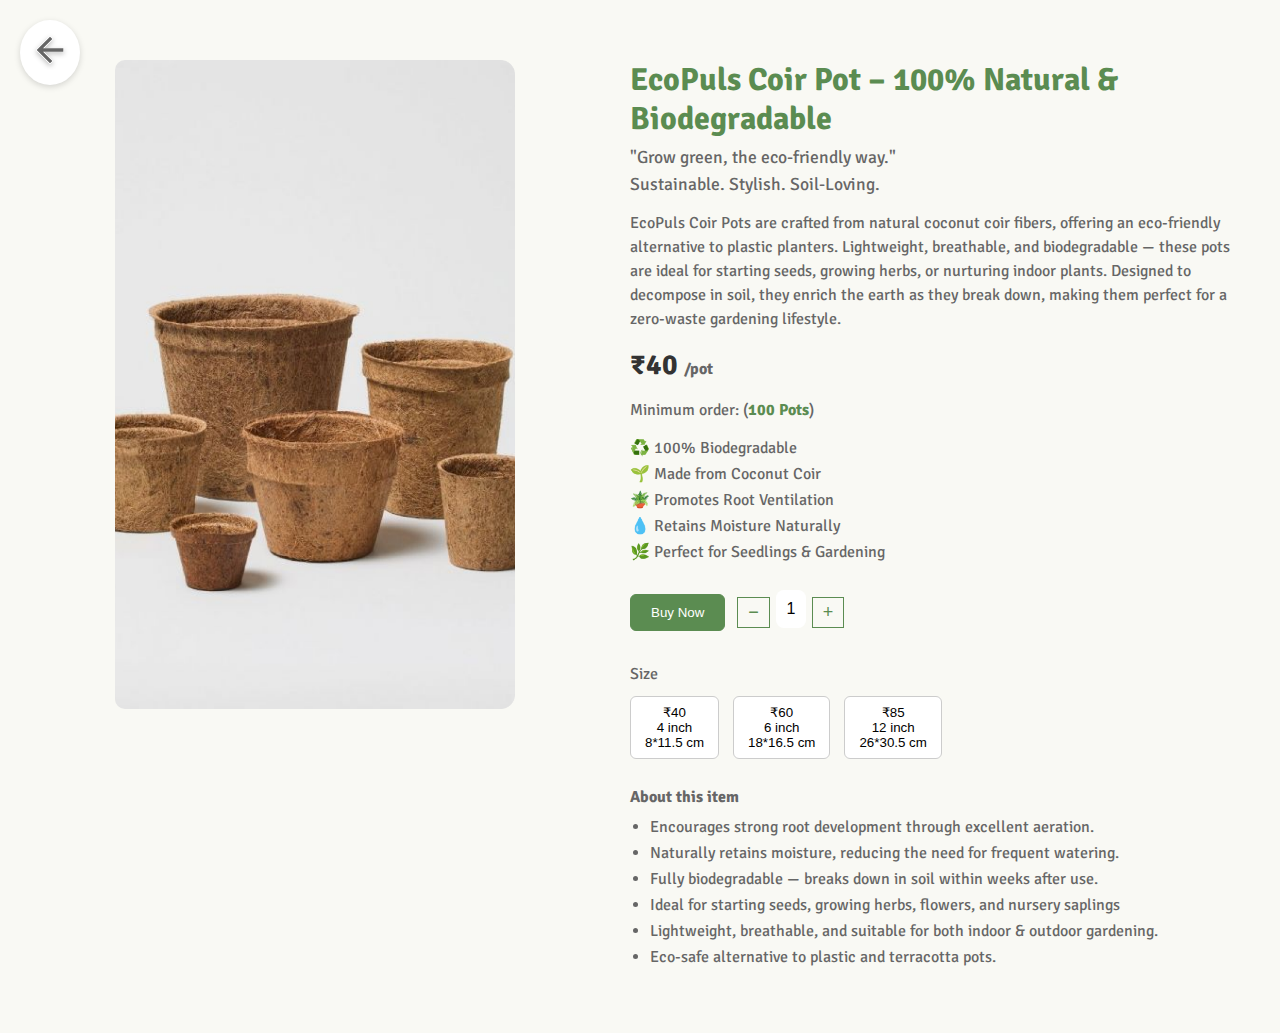
<file: product1.html>
<!DOCTYPE html>
<html lang="en">

<head>
  <meta charset="UTF-8" />
  <meta name="viewport" content="width=device-width, initial-scale=1.0" />
  <title>EcoPuls Product</title>
  <link href="https://fonts.googleapis.com/css2?family=Signika&display=swap" rel="stylesheet">
  <link rel="stylesheet" href="style.css">
</head>

<body>

  <a href="index.html#productSection" class="back-arrow">
    <svg width="40" height="40" viewBox="0 0 40 40" fill="none" xmlns="http://www.w3.org/2000/svg">
      <g clip-path="url(#clip0_49_44)">
        <g filter="url(#filter0_d_49_44)">
          <path
            d="M13.0415 21.6666L22.3748 31L19.9998 33.3333L6.6665 20L19.9998 6.66663L22.3748 8.99996L13.0415 18.3333H33.3332V21.6666H13.0415Z"
            fill="#666666" />
        </g>
      </g>
      <defs>
        <filter id="filter0_d_49_44" x="1.6665" y="3.66663" width="36.6665" height="36.6666"
          filterUnits="userSpaceOnUse" color-interpolation-filters="sRGB">
          <feFlood flood-opacity="0" result="BackgroundImageFix" />
          <feColorMatrix in="SourceAlpha" type="matrix" values="0 0 0 0 0 0 0 0 0 0 0 0 0 0 0 0 0 0 127 0"
            result="hardAlpha" />
          <feOffset dy="2" />
          <feGaussianBlur stdDeviation="2.5" />
          <feComposite in2="hardAlpha" operator="out" />
          <feColorMatrix type="matrix" values="0 0 0 0 0 0 0 0 0 0 0 0 0 0 0 0 0 0 0.25 0" />
          <feBlend mode="normal" in2="BackgroundImageFix" result="effect1_dropShadow_49_44" />
          <feBlend mode="normal" in="SourceGraphic" in2="effect1_dropShadow_49_44" result="shape" />
        </filter>
        <clipPath id="clip0_49_44">
          <rect width="40" height="40" fill="white" />
        </clipPath>
      </defs>
    </svg>
  </a>

  <!-- Product Section -->
  <section id="productSection" class="product-section">
    <div class="product-image">
      <img src="Assets/product_section_coir_pot_image_1.png" alt="EcoPuls Coir Pot">
    </div>

    <div class="product-info">
      <h1>EcoPuls Coir Pot – 100% Natural & Biodegradable</h1>
      <h3>"Grow green, the eco-friendly way." <span>Sustainable. Stylish. Soil-Loving.</span></h3>
      <p>
        EcoPuls Coir Pots are crafted from natural coconut coir fibers, offering an eco-friendly alternative to plastic
        planters.
        Lightweight, breathable, and biodegradable — these pots are ideal for starting seeds, growing herbs, or
        nurturing indoor plants.
        Designed to decompose in soil, they enrich the earth as they break down, making them perfect for a zero-waste
        gardening lifestyle.
      </p>

      <h2>₹40 <span>/pot</span></h2>
      <p class="combo">Minimum order: (<span class="save">100 Pots</span>)</p>

      <ul class="features">
        <li>♻️ 100% Biodegradable</li>
        <li>🌱 Made from Coconut Coir</li>
        <li>🪴 Promotes Root Ventilation</li>
        <li>💧 Retains Moisture Naturally</li>
        <li>🌿 Perfect for Seedlings & Gardening</li>
      </ul>

      <div class="buttons">
        <button class="buy">Buy Now</button>
        <!-- <button class="details">See details</button> -->
        <div class="quantity">
          <button onclick="adjustQty(-1)">−</button>
          <input type="text" value="1" id="qty" readonly>
          <button onclick="adjustQty(1)">+</button>
        </div>
      </div>

      <div class="sizes">
        <p>Size</p>
        <button>₹40 <br> 4 inch<br>8*11.5 cm</button>
        <button>₹60 <br> 6 inch<br>18*16.5 cm</button>
        <button>₹85 <br> 12 inch<br>26*30.5 cm</button>
      </div>

      <div class="about">
        <h4>About this item</h4>
        <ul>
          <li>Encourages strong root development through excellent aeration.</li>
          <li>Naturally retains moisture, reducing the need for frequent watering.</li>
          <li>Fully biodegradable — breaks down in soil within weeks after use.</li>
          <li>Ideal for starting seeds, growing herbs, flowers, and nursery saplings</li>
          <li>Lightweight, breathable, and suitable for both indoor & outdoor gardening.</li>
          <li>Eco-safe alternative to plastic and terracotta pots.</li>
        </ul>
      </div>
    </div>
  </section>


  <script>
    function scrollToProduct() {
      document.getElementById("productSection").scrollIntoView({ behavior: "smooth" });
    }

    function adjustQty(amount) {
      const qtyInput = document.getElementById("qty");
      let current = parseInt(qtyInput.value);
      current = isNaN(current) ? 1 : current + amount;
      if (current < 1) current = 1;
      qtyInput.value = current;
    }

  </script>

</body>

</html>
</file>
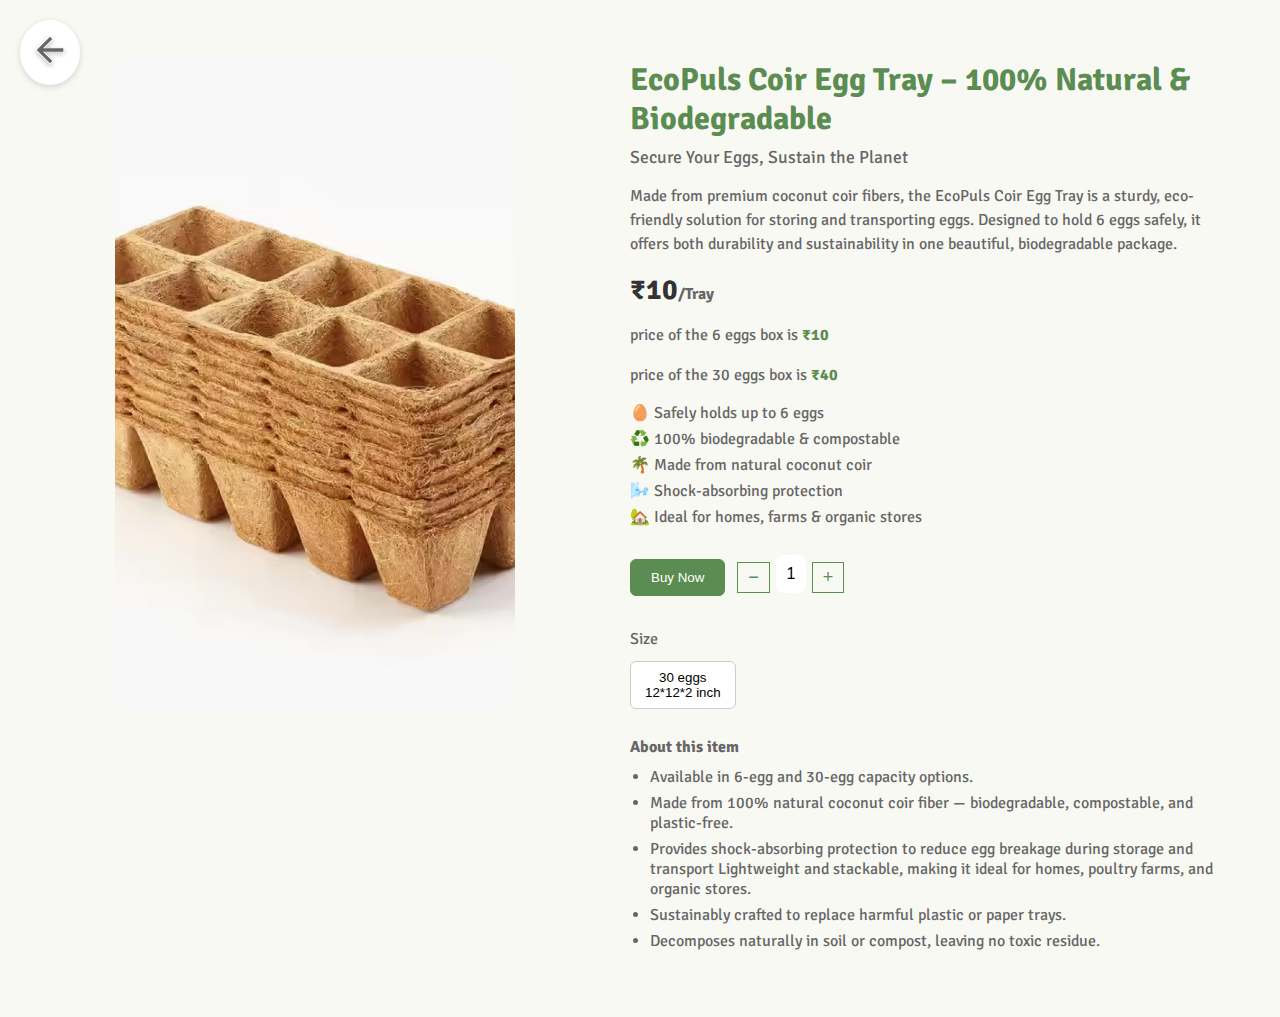
<file: product2.html>
<!DOCTYPE html>
<html lang="en">

<head>
  <meta charset="UTF-8" />
  <meta name="viewport" content="width=device-width, initial-scale=1.0" />
  <title>EcoPuls Product</title>
  <link href="https://fonts.googleapis.com/css2?family=Signika&display=swap" rel="stylesheet">
  <link rel="stylesheet" href="style.css">
</head>

<body>

  <a href="index.html#productSection" class="back-arrow">
    <svg width="40" height="40" viewBox="0 0 40 40" fill="none" xmlns="http://www.w3.org/2000/svg">
      <g clip-path="url(#clip0_49_44)">
        <g filter="url(#filter0_d_49_44)">
          <path
            d="M13.0415 21.6666L22.3748 31L19.9998 33.3333L6.6665 20L19.9998 6.66663L22.3748 8.99996L13.0415 18.3333H33.3332V21.6666H13.0415Z"
            fill="#666666" />
        </g>
      </g>
      <defs>
        <filter id="filter0_d_49_44" x="1.6665" y="3.66663" width="36.6665" height="36.6666"
          filterUnits="userSpaceOnUse" color-interpolation-filters="sRGB">
          <feFlood flood-opacity="0" result="BackgroundImageFix" />
          <feColorMatrix in="SourceAlpha" type="matrix" values="0 0 0 0 0 0 0 0 0 0 0 0 0 0 0 0 0 0 127 0"
            result="hardAlpha" />
          <feOffset dy="2" />
          <feGaussianBlur stdDeviation="2.5" />
          <feComposite in2="hardAlpha" operator="out" />
          <feColorMatrix type="matrix" values="0 0 0 0 0 0 0 0 0 0 0 0 0 0 0 0 0 0 0.25 0" />
          <feBlend mode="normal" in2="BackgroundImageFix" result="effect1_dropShadow_49_44" />
          <feBlend mode="normal" in="SourceGraphic" in2="effect1_dropShadow_49_44" result="shape" />
        </filter>
        <clipPath id="clip0_49_44">
          <rect width="40" height="40" fill="white" />
        </clipPath>
      </defs>
    </svg>
  </a>

  <!-- Product Section -->
  <section id="productSection" class="product-section">
    <div class="product-image">
      <img src="Assets/product_section_egg_tray.png" alt="EcoPuls Coir Pot">
    </div>

    <div class="product-info">
      <h1>EcoPuls Coir Egg Tray – 100% Natural & Biodegradable</h1>
      <h3>Secure Your Eggs, Sustain the Planet</h3>
      <p>
        Made from premium coconut coir fibers, the EcoPuls Coir Egg Tray is a sturdy, eco-friendly solution for storing
        and transporting eggs. Designed to hold 6 eggs safely, it offers both durability and sustainability in one
        beautiful, biodegradable package.
      </p>

      <h2>₹10<span>/Tray</span></h2>
      <p class="combo">price of the 6 eggs box is <span class="save">₹10</span></p>
      <p class="combo">price of the 30 eggs box is <span class="save">₹40</span></p>

      <ul class="features">
        <li>🥚 Safely holds up to 6 eggs</li>
        <li> ♻️ 100% biodegradable & compostable</li>
        <li> 🌴 Made from natural coconut coir</li>
        <li> 🌬️ Shock-absorbing protection</li>
        <li> 🏡 Ideal for homes, farms & organic stores</li>
      </ul>

      <div class="buttons">
        <button class="buy">Buy Now</button>
        <!-- <button class="details">See details</button> -->
        <div class="quantity">
          <button onclick="adjustQty(-1)">−</button>
          <input type="text" value="1" id="qty" readonly>
          <button onclick="adjustQty(1)">+</button>
        </div>
      </div>

      <div class="sizes">
        <p>Size</p>
        <button>30 eggs<br>12*12*2 inch</button>
        <!-- <button>6 inch<br>18*16.5 cm</button>
        <button>12 inch<br>26*30.5 cm</button> -->
      </div>

      <div class="about">
        <h4>About this item</h4>
        <ul>
          <li>Available in 6-egg and 30-egg capacity options.</li>
          <li>Made from 100% natural coconut coir fiber — biodegradable, compostable, and plastic-free.</li>
          <li>Provides shock-absorbing protection to reduce egg breakage during storage and transport
            Lightweight and stackable, making it ideal for homes, poultry farms, and organic stores.</li>
          <li>Sustainably crafted to replace harmful plastic or paper trays.</li>
          <li>Decomposes naturally in soil or compost, leaving no toxic residue.</li>
        </ul>
      </div>
    </div>
  </section>


  <script>
    function scrollToProduct() {
      document.getElementById("productSection").scrollIntoView({ behavior: "smooth" });
    }

    function adjustQty(amount) {
      const qtyInput = document.getElementById("qty");
      let current = parseInt(qtyInput.value);
      current = isNaN(current) ? 1 : current + amount;
      if (current < 1) current = 1;
      qtyInput.value = current;
    }

  </script>

</body>

</html>
</file>
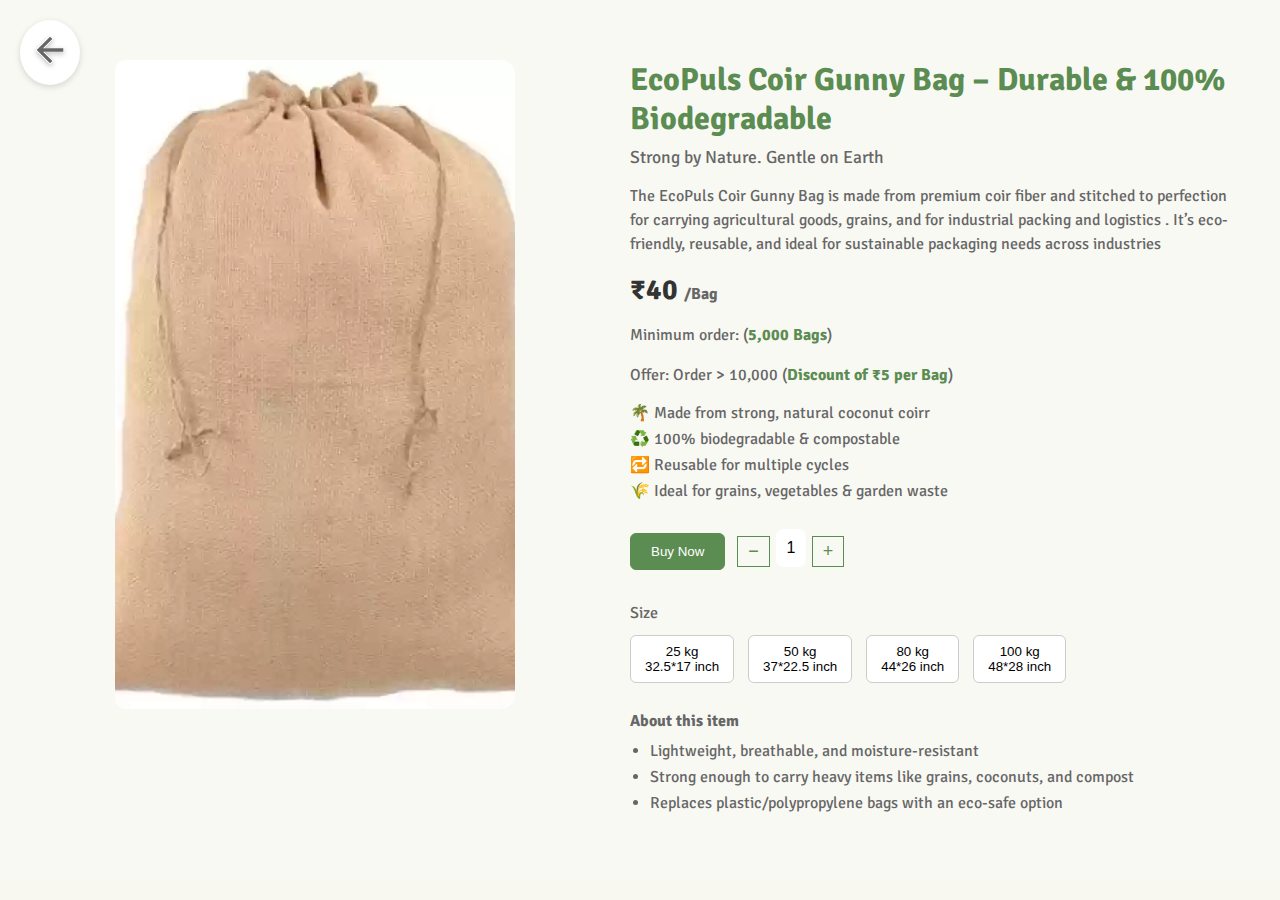
<file: product4.html>
<!DOCTYPE html>
<html lang="en">

<head>
    <meta charset="UTF-8" />
    <meta name="viewport" content="width=device-width, initial-scale=1.0" />
    <title>EcoPuls Product</title>
    <link href="https://fonts.googleapis.com/css2?family=Signika&display=swap" rel="stylesheet">
    <link rel="stylesheet" href="style.css">
</head>

<body>

    <a href="index.html#productSection" class="back-arrow">
        <svg width="40" height="40" viewBox="0 0 40 40" fill="none" xmlns="http://www.w3.org/2000/svg">
            <g clip-path="url(#clip0_49_44)">
                <g filter="url(#filter0_d_49_44)">
                    <path
                        d="M13.0415 21.6666L22.3748 31L19.9998 33.3333L6.6665 20L19.9998 6.66663L22.3748 8.99996L13.0415 18.3333H33.3332V21.6666H13.0415Z"
                        fill="#666666" />
                </g>
            </g>
            <defs>
                <filter id="filter0_d_49_44" x="1.6665" y="3.66663" width="36.6665" height="36.6666"
                    filterUnits="userSpaceOnUse" color-interpolation-filters="sRGB">
                    <feFlood flood-opacity="0" result="BackgroundImageFix" />
                    <feColorMatrix in="SourceAlpha" type="matrix" values="0 0 0 0 0 0 0 0 0 0 0 0 0 0 0 0 0 0 127 0"
                        result="hardAlpha" />
                    <feOffset dy="2" />
                    <feGaussianBlur stdDeviation="2.5" />
                    <feComposite in2="hardAlpha" operator="out" />
                    <feColorMatrix type="matrix" values="0 0 0 0 0 0 0 0 0 0 0 0 0 0 0 0 0 0 0.25 0" />
                    <feBlend mode="normal" in2="BackgroundImageFix" result="effect1_dropShadow_49_44" />
                    <feBlend mode="normal" in="SourceGraphic" in2="effect1_dropShadow_49_44" result="shape" />
                </filter>
                <clipPath id="clip0_49_44">
                    <rect width="40" height="40" fill="white" />
                </clipPath>
            </defs>
        </svg>
    </a>

    <!-- Product Section -->
    <section id="productSection" class="product-section">
        <div class="product-image">
            <img src="Assets/product_section_gunny_bag.png" alt="EcoPuls Coir Pot">
        </div>

        <div class="product-info">
            <h1>EcoPuls Coir Gunny Bag – Durable & 100% Biodegradable</h1>
            <h3>Strong by Nature. Gentle on Earth</h3>
            <p>
                The EcoPuls Coir Gunny Bag is made from premium coir fiber and stitched to perfection for carrying
                agricultural goods, grains, and for industrial packing and logistics
                . It’s eco-friendly, reusable, and ideal for sustainable
                packaging needs across industries
            </p>

            <h2>₹40 <span>/Bag</span></h2>
            <p class="combo">Minimum order:
                (<span class="save">5,000 Bags</span>)
            </p>
            <p class="combo">Offer: Order > 10,000 (<span class="save">Discount of ₹5 per Bag</span>)</p>


            <ul class="features">
                <li> 🌴 Made from strong, natural coconut coirr</li>
                <li> ♻️ 100% biodegradable & compostable</li>
                <li>🔁 Reusable for multiple cycles</li>
                <li>🌾 Ideal for grains, vegetables & garden waste</li>
            </ul>

            <div class="buttons">
                <button class="buy">Buy Now</button>
                <!-- <button class="details">See details</button> -->
                <div class="quantity">
                    <button onclick="adjustQty(-1)">−</button>
                    <input type="text" value="1" id="qty" readonly>
                    <button onclick="adjustQty(1)">+</button>
                </div>
            </div>

            <div class="sizes">
                <p>Size</p>
                <button>25 kg<br>32.5*17 inch</button>
                <button>50 kg<br>37*22.5 inch</button>
                <button>80 kg<br>44*26 inch</button>
                <button>100 kg<br>48*28 inch</button>
            </div>

            <div class="about">
                <h4>About this item</h4>
                <ul>
                    <li>Lightweight, breathable, and moisture-resistant</li>
                    <li>Strong enough to carry heavy items like grains, coconuts, and compost</li>
                    <li>Replaces plastic/polypropylene bags with an eco-safe option</li>
                </ul>
            </div>
        </div>
    </section>


    <script>
        function scrollToProduct() {
            document.getElementById("productSection").scrollIntoView({ behavior: "smooth" });
        }

        function adjustQty(amount) {
            const qtyInput = document.getElementById("qty");
            let current = parseInt(qtyInput.value);
            current = isNaN(current) ? 1 : current + amount;
            if (current < 1) current = 1;
            qtyInput.value = current;
        }

    </script>

</body>

</html>
</file>
<file: style.css>
* {
    margin: 0;
    padding: 0;
    box-sizing: border-box;
}

body {
    font-family: "signika", sans-serif;
    background-color: #F8F7F0;
}

html,
body {
    overflow-x: hidden;
}

.hero-wrapper {
    margin: 10px;
    border-radius: 20px;
    overflow: hidden;
    position: relative;
    background: url('/frontend/Assets/hero_banner.png') no-repeat center center/cover;
    height: 100vh;
}

/* Navbar */
.navbar {
    position: absolute;
    top: 0;
    left: 0;
    width: 100%;
    padding: 20px 30px;
    display: flex;
    justify-content: space-between;
    align-items: center;
    z-index: 10;
    background-color: transparent;
    color: white;
    font-family: "Signika", sans-serif;
}

.nav-left {
    display: flex;
    align-items: center;
    gap: 20px;
}

.logo {
    display: flex;
    align-items: center;
    gap: 10px;
    font-size: 20px;
    font-weight: bold;
    text-decoration: none;
    color: white;
    text-shadow: 1px 1px 3px rgba(0, 0, 0, 0.7);
}

.logo-image {
    width: 50px;
    height: 50pxw;
    border-radius: 50%;
    margin-right: 10px;
    transition: transform 0.3s ease;
    text-shadow: 1px 1px 3px rgba(0, 0, 0, 0.7);
}

.hamburger {
    font-size: 24px;
    cursor: pointer;
    display: none;
    transition: transform 0.3s ease;
}

.hamburger.active {
    transform: rotate(90deg);
}

.nav-links {
    display: flex;
    gap: 25px;
    transition: all 0.3s ease-in-out;
}

.nav-links a {
    font-size: 14px;
    color: white;
    text-decoration: none;
    font-weight: 500;
    transform: translateY(0);
    transition: transform 0.3s ease, color 0.3s ease;
}

.nav-links a:hover {
    transform: translateY(-4px);
    color: #f7e26b;
}

.nav-right {
    display: flex;
    align-items: center;
    gap: 25px;
}

.call p {
    font-size: 12px;
    color: white;
    margin: 0;
}

.call span {
    font-size: 14px;
    font-weight: bold;
    color: white;
}

.login-btn {
    background-color: #f7e26b;
    color: black;
    padding: 10px 22px;
    border: none;
    border-radius: 25px;
    font-weight: 600;
    cursor: pointer;
    transition: all 0.3s ease;
    position: relative;
    overflow: hidden;
    z-index: 1;
}

.login-btn::before {
    content: "";
    position: absolute;
    top: 0;
    left: -100%;
    width: 100%;
    height: 100%;
    background: rgba(0, 0, 0, 0.1);
    transition: all 0.4s ease;
    z-index: -1;
}

.login-btn:hover::before {
    left: 0;
}

.login-btn:hover {
    transform: scale(1.05);
    box-shadow: 0 8px 20px rgba(247, 226, 107, 0.4);
}

@media (max-width: 768px) {
    .hamburger {
        display: block;
    }

    .nav-links {
        position: absolute;
        top: 70px;
        left: 0;
        width: 100%;
        flex-direction: column;
        background-color: #f7e26b;
        display: none;
        padding: 20px 0;
        text-align: center;
    }

    .nav-links a {
        margin: 10px 0;
        color: black;
        transition: transform 0.3s ease, color 0.3s ease;
    }

    .nav-links a:hover {
        transform: translateY(-4px);
        color: #000;
    }

    .nav-links.active {
        display: flex;
        animation: slideDown 0.4s ease forwards;
    }

    .nav-right {
        display: none;
    }
}

@keyframes slideDown {
    from {
        opacity: 0;
        transform: translateY(-20px);
    }

    to {
        opacity: 1;
        transform: translateY(0);
    }
}

/* Hero content */
.hero {
    display: flex;
    align-items: center;
    justify-content: flex-start;
    height: 100%;
    padding: 100px 60px;
    color: white;
}

.hero-content {
    max-width: 600px;
}

.tag {
    display: inline-block;
    padding: 5px 16px;
    border: 1px solid white;
    border-radius: 20px;
    font-size: 14px;
    letter-spacing: 2px;
    font-weight: 500;
    margin-bottom: 15px;
}

.hero-content h1 {
    font-size: 50px;
    font-weight: 700;
    margin-bottom: 20px;
    line-height: 1.2;
}

.subtext {
    font-size: 22px;
    margin-bottom: 30px;
    line-height: 1.6;
}

.contact-btn {
    background-color: white;
    color: black;
    padding: 12px 25px;
    border: none;
    border-radius: 25px;
    font-weight: 600;
    font-size: 14px;
    cursor: pointer;
    transition: 0.3s ease;
}

.contact-btn:hover {
    background-color: #eee;
}

.fade-in {
    animation: fadeInNav 1s ease-in-out forwards;
    opacity: 0;
}

@keyframes fadeInNav {
    to {
        opacity: 1;
    }
}

.typing-text {
    color: #f7e26b;
    font-weight: 700;
    font-size: 48px;
    white-space: nowrap;
    border-right: 2px solid #f7e26b;
    overflow: hidden;
}

.typing-text::after {
    content: '';
    display: inline-block;
    width: 2px;
    height: 1em;
    background-color: #f7e26b;
    margin-left: 3px;
    animation: blink 1s infinite;
}

@keyframes blink {

    0%,
    100% {
        opacity: 1;
    }

    50% {
        opacity: 0;
    }
}

/* about us section  */

.features-section {
    display: flex;
    justify-content: space-between;
    gap: 20px;
    margin: 40px 20px;
    flex-wrap: wrap;
}

.feature-card {
    background: #ffffff;
    flex: 1;
    min-width: 250px;
    padding: 30px 25px;
    border-radius: 20px;
    position: relative;
    box-shadow: 0 8px 20px rgba(0, 0, 0, 0.05);
    transition: all 0.3s ease;
}

.feature-card:hover {
    transform: translateY(-5px);
}

.icon-wrap {
    background-color: #f7e26b;
    display: inline-block;
    padding: 15px;
    border-radius: 50%;
    font-size: 24px;
    margin-bottom: 15px;
    color: black;
}

.feature-card>div {
    display: flex;
    flex-direction: row;
    align-items: center;
    gap: 15px;
}

.feature-card h3 {
    font-size: 16px;
    font-weight: 600;
    margin-bottom: 8px;
    display: flex;
    align-items: center;
}

.feature-card hr {
    border: none;
    border-top: 1px solid #eee;
    margin: 10px 0;
}

.feature-card p {
    font-size: 13px;
    line-height: 1.5;
    color: #444;
}


.corner-tag {
    position: absolute;
    bottom: 15px;
    right: 15px;
    background-color: white;
    border-radius: 50%;
    width: 30px;
    height: 30px;
    font-size: 14px;
    font-weight: bold;
    display: flex;
    align-items: center;
    justify-content: center;
    box-shadow: 0 0 8px rgba(0, 0, 0, 0.1);
    cursor: pointer;
}


@media (max-width: 768px) {
    .features-section {
        flex-direction: column;
        gap: 30px;
    }
}

/* info section  */

.section {
    padding: 4rem 1rem;
    max-width: 1200px;
    margin: 0 auto;
    display: flex;
    flex-wrap: wrap;
    align-items: center;
    gap: 3rem;
}

.left-column {
    position: relative;
    flex: 1 1 45%;
}

/* .left-column {
    clip-path: path('M 20,0 L 280,0 A 20,20 0,0,1 300,20 L 300,230 A 20,20 0,0,1 280,250 L 200,250 A 20,20 0,0,0 180,270 L 180,380 A 20,20 0,0,1 160,400 L 20,400 A 20,20 0,0,1 0,380 L 0,20 A 20,20 0,0,1 20,0 Z');
    width: 300px;
    height: 300px;
} */


.left-column img {
    width: 100%;
    height: auto;
    display: block;
    object-fit: cover;
    border-radius: 16px;
}

.badge {
    position: absolute;
    bottom: -20px;
    left: 20px;
    background-color: #f1e76a;
    padding: 1.5rem;
    border-radius: 12px;
    box-shadow: 0 8px 16px rgba(0, 0, 0, 0.1);
    z-index: 2;
}


.left-column img {
    width: 100%;
    border-radius: 16px;
    box-shadow: 0 10px 20px rgba(0, 0, 0, 0.1);
}

.badge {
    position: absolute;
    bottom: -20px;
    left: 32px;
    background-color: #f1e76a;
    padding: 1.5rem;
    border-radius: 12px;
    box-shadow: 0 8px 16px rgba(0, 0, 0, 0.1);
}

.badge p:first-child {
    font-size: 2.25rem;
    font-weight: bold;
    color: #1f2937;
    margin: 0;
}

.badge p:last-child {
    font-size: 0.875rem;
    color: #374151;
    margin: 0;
}

.right-column {
    flex: 1 1 50%;
}

.right-column button {
    background: white;
    padding: 0.25rem 1rem;
    font-size: 0.75rem;
    font-weight: 600;
    border: 1px solid #d1d5db;
    border-radius: 9999px;
    margin-bottom: 1rem;
}

.right-column h2 {
    font-size: 45px;
    font-weight: bold;
    color: #1f2937;
    margin-bottom: 1rem;
}

.right-column h2 span {
    display: block;
}

.right-column p {
    color: #374151;
    margin-bottom: 1.5rem;
}

.feature-grid {
    display: flex;
    flex-wrap: wrap;
    gap: 2rem;
}

.feature-item {
    flex: 1 1 45%;
}

.feature-item svg {
    color: #16a34a;
    margin-bottom: 0.5rem;
}

.feature-item h3 {
    font-size: 18px;
    font-weight: 600;
    color: #1f2937;
    margin: 0 0 0.25rem;
}

.feature-item p {
    font-size: 0.875rem;
    color: #4b5563;
    margin: 0;
}

/* marque */
.marquee-container {
    background-color: #f5f7f0;
    overflow: hidden;
    white-space: nowrap;
    border-top: 1px solid #ccc;
    border-bottom: 1px solid #ccc;
    padding: 1rem 0;
    font-family: 'Signika', sans-serif;
}

.marquee-track {
    display: inline-block;
    animation: scroll-left 25s linear infinite;
    font-weight: 700;
    font-size: 1.5rem;
    letter-spacing: 0.1rem;
    text-transform: uppercase;
    color: transparent;
    -webkit-text-stroke: 1px #1f2937;
}

.marquee-track span {
    margin: 0 1.5rem;
    color: #4b835f;
    -webkit-text-stroke: 0;
}

@keyframes scroll-left {
    0% {
        transform: translateX(0%);
    }

    100% {
        transform: translateX(-100%);
    }
}


/* product section  */
.product-section-bg {
    background-color: #5B8C51
}

.product-cards-section {
    font-family: 'Signika', sans-serif;
    background-color: #5B8C51;
    padding: 4rem 1rem;
    max-width: 1200px;
    margin: 0 auto;
}

.product-cards-header {
    /* text-align: center; */
    margin-bottom: 2rem;
}

.product-cards-header button {
    background: #eef0d4;
    border: none;
    border-radius: 999px;
    padding: 0.25rem 1rem;
    font-size: 0.7rem;
    font-weight: 600;
    margin-bottom: 0.75rem;
}

.product-cards-header h2 {
    font-size: 1.9rem;
    font-weight: 600;
    color: #ffffff;
}

.product-card-grid {
    display: flex;
    flex-wrap: wrap;
    gap: 2rem;
    justify-content: center;
}

.product-card-img {
    border-radius: 20px;
    margin-bottom: 20px;
}

.product-card {
    padding: 10px;
    background-color: #F8F7F0;
}

.product-card>div:first-child {
    display: flex;
    flex-direction: column;
    align-items: center;
    justify-content: center;
}

.product-card hr {
    border: none;
    border-top: 1px solid #ccc;
}

.product-card h3 {
    font-size: 1.25rem;
    font-weight: 600;
    color: #000;
    margin-bottom: 0.5rem;
}

.product-corner-tag {
    background-color: #f7e26b
}

.product-card>.cost {
    display: flex;
    flex-direction: row;
    justify-content: space-between;
}

.product-card>.cost>span {
    margin-right: 10px;
}


/* customized product section  */
.custom-product-section {
    display: flex;
    flex-direction: column;
    align-items: center;
    background: #f7f7eb;
    padding: 60px 20px;
    gap: 30px;
    overflow: hidden;
}

@media (min-width: 768px) {
    .custom-product-section {
        flex-direction: row;
        justify-content: center;
        padding: 80px;
    }
}

.custom-product-left {
    max-width: 500px;
    text-align: center;
}

.custom-product-left h2 {
    font-size: 28px;
    color: #1b1b1b;
    margin-bottom: 15px;
}

.custom-product-left p {
    font-size: 16px;
    color: #444;
    margin-bottom: 20px;
}

.custom-product-left button {
    background-color: #f7e26b;
    color: black;
    margin-top: 20px;
    padding: 8px 20px;
    border: none;
    border-radius: 25px;
    font-weight: 600;
    cursor: pointer;
    transition: all 0.3s ease;
    position: relative;
    overflow: hidden;
    z-index: 1;
}

.custom-product-left button::before {
    content: "";
    position: absolute;
    top: 0;
    left: -100%;
    width: 100%;
    height: 100%;
    background: rgba(0, 0, 0, 0.1);
    transition: all 0.4s ease;
    z-index: -1;
}

.custom-product-left button:hover::before {
    left: 0;
}

.custom-product-left button {
    transform: scale(1.05);
    box-shadow: 0 8px 20px rgba(247, 226, 107, 0.4);
}

.custom-product-right img {
    max-width: 400px;
    height: auto;
    object-fit: contain;
}

/* Modal Styling */
.custom-modal {
    display: none;
    position: fixed;
    top: 0;
    left: 0;
    width: 100%;
    height: 100%;
    background: rgba(0, 50, 0, 0.6);
    backdrop-filter: blur(4px);
    justify-content: center;
    align-items: center;
    z-index: 9999;
}

.custom-modal-content {
    background: #f3fff4;
    padding: 30px;
    border-radius: 16px;
    width: 90%;
    max-width: 500px;
    position: relative;
    animation: scaleIn 0.4s ease;
    box-shadow: 0 10px 30px rgba(0, 0, 0, 0.2);
}

.custom-modal-content h2 {
    text-align: center;
    color: #155e2d;
    margin-bottom: 20px;
    font-family: 'Segoe UI', sans-serif;
}

.custom-modal-content input,
.custom-modal-content textarea {
    width: 100%;
    padding: 10px;
    margin-bottom: 14px;
    border-radius: 8px;
    border: 1px solid #ccc;
    font-size: 15px;
    font-family: 'Segoe UI', sans-serif;
}

.custom-modal-content textarea {
    min-height: 80px;
    resize: vertical;
}

.custom-modal-content button {
    width: 100%;
    padding: 12px;
    background: #49b96d;
    color: white;
    font-weight: bold;
    border: none;
    border-radius: 8px;
    cursor: pointer;
    transition: background 0.3s ease;
}

.custom-modal-content button:hover {
    background: #3ea85f;
}

.close-btn {
    position: absolute;
    top: 12px;
    right: 18px;
    font-size: 24px;
    cursor: pointer;
    color: #155e2d;
}

@keyframes scaleIn {
    from {
        transform: scale(0.7);
        opacity: 0;
    }

    to {
        transform: scale(1);
        opacity: 1;
    }
}

.custom-hr {
    border: none;
    border-top: 1px solid #ccc;
    margin: 0px 40 40px 40px;
}

/* achievements section */

.achievements-section-bg {
    background-color: #F8F7F0;
}

.achievements-section {
    padding: 4rem 1rem;
    max-width: 1200px;
    margin: 0 auto;
}


.achievements-section {
    padding: 20px;
    display: flex;
    flex-direction: column;
    gap: 30px;
    max-width: 1200px;
    margin: auto;
}

.card {
    background: #fff;
    border-radius: 20px;
    padding: 20px;
    display: flex;
    align-items: center;
    justify-content: space-between;
    gap: 20px;
    box-shadow: 0 0 20px rgba(0, 0, 0, 0.05);
    flex-wrap: wrap;
}

.card img {
    width: 100px;
    max-width: 100%;
    border-radius: 12px;
}

.card-left,
.card-right {
    flex: 0 0 100px;
    display: flex;
    justify-content: center;
    align-items: center;
}

.card-center {
    flex: 1;
    min-width: 250px;
}

.card-center h2 {
    font-size: 24px;
    margin: 0 0 10px;
}

.card-center h2 span {
    display: block;
    font-size: 18px;
    color: #666;
}

.card-center p {
    color: #444;
    font-size: 15px;
    line-height: 1.5;
}

@media (max-width: 768px) {
    .card {
        flex-direction: column;
        align-items: flex-start;
    }

    .card-left,
    .card-right {
        flex: unset;
        width: 100%;
        justify-content: flex-start;
    }

    .card img {
        width: 80px;
    }

    .card-center h2 {
        font-size: 20px;
    }
}

.achievements-cards-header {
    margin-bottom: 2rem;
}

.achievements-cards-header button {
    background: #eef0d4;
    border: none;
    border-radius: 999px;
    padding: 0.25rem 1rem;
    font-size: 0.7rem;
    font-weight: 600;
    margin-top: 0.75rem;
    margin-bottom: 0.75rem;
}

.achievements-cards-header h2 {
    font-size: 1.9rem;
    font-weight: 600;
    color: #000000;
}

.achievements-cards-header h2>span {
    color: #16a34a;
}

.achievements-starter {
    display: flex;
    flex-direction: row;
    align-items: center;
    justify-content: center;
    gap: 40px;
    margin-bottom: 50px;
}

.achievements-starter>div>img {
    height: 150px;
}

.achievements-starter>div>h2 {
    font-size: 2rem;
    font-weight: 600;
    color: #000000;
}

.achievements-starter>div>p {
    font-size: 12px;
    font-weight: 300;
    color: #4b5563;
}

.achievements-section>h3 {
    font-size: 1.2rem;
    font-weight: 600;
    color: #000000;
    margin-bottom: 30px;
}


.achievements-section>hr {
    border: none;
    border-top: 1px solid #ccc;
    margin: 40px 0 40px 0;
}

/* carousel section  */
.carousel-container {
    position: relative;
    width: 90%;
    max-width: 800px;
    margin: 0 auto;
    overflow: hidden;
    border-radius: 10px;
    background: white;
    box-shadow: 0 5px 20px rgba(0, 0, 0, 0.1);
}

.carousel-track {
    display: flex;
    transition: transform 0.5s ease-in-out;
}

.carousel-slide {
    min-width: 100%;
    height: 400px;
}

.carousel-slide img {
    width: 100%;
    height: 100%;
    object-fit: cover;
    border-radius: 10px;
}

.arrow {
    position: absolute;
    top: 50%;
    transform: translateY(-50%);
    font-size: 2rem;
    color: white;
    background: rgba(0, 0, 0, 0.4);
    border: none;
    padding: 0.3em 0.6em;
    cursor: pointer;
    z-index: 2;
    border-radius: 50%;
}

.arrow:hover {
    background: rgba(0, 0, 0, 0.6);
}

.prev {
    left: 10px;
}

.next {
    right: 10px;
}

.dots {
    text-align: center;
    position: absolute;
    bottom: 15px;
    width: 100%;
}

.dot {
    height: 10px;
    width: 10px;
    margin: 0 5px;
    display: inline-block;
    background-color: #bbb;
    border-radius: 50%;
    cursor: pointer;
}

.dot.active {
    background-color: #333;
}

@media (max-width: 600px) {
    .carousel-slide {
        height: 250px;
    }
}


.our-team-cards {
    display: flex;
    flex-wrap: wrap;
    justify-content: center;
    gap: 30px;
    padding: 20px;
}

.our-team-cards>div {
    flex: 1 1 220px;
    max-width: 260px;
    display: flex;
    flex-direction: column;
    align-items: center;
    padding: 30px 20px;
    border-radius: 20px;
    box-shadow: 0 8px 20px rgba(0, 0, 0, 0.15);
    transition: all 0.3s ease;
    background-color: #fff;
}

.our-team-cards>div>img {
    height: 140px;
    width: 140px;
    border-radius: 50%;
    object-fit: cover;
    margin-bottom: 20px;
}

.our-team-cards>div>h4 {
    font-family: 'Rum Raisin', sans-serif;
    font-size: 16px;
    font-weight: bold;
    color: #333;
    text-align: center;
    margin: 5px 0;
}

.our-team-cards>div>p {
    font-family: 'Rum Raisin', sans-serif;
    font-size: 14px;
    font-weight: 600;
    color: #666;
    text-align: center;
}

.our-team-cards>div:nth-child(2) {
    transform: translateY(-25px);
}

.our-team-cards>div:hover {
    transform: translateY(-15px);
}

.our-team-cards>div:nth-child(2):hover {
    transform: translateY(-35px);
}

@media (max-width: 768px) {
    .our-team-cards {
        flex-direction: column;
        align-items: center;
    }

    .our-team-cards>div {
        max-width: 90%;
        transform: none !important;
    }

    .our-team-cards>div:hover {
        transform: translateY(-10px);
    }
}


.team-details {
    margin-top: 20px;
}

.download-btn {
    background-color: #f7e26b;
    color: black;
    margin-top: 20px;
    padding: 8px 20px;
    border: none;
    border-radius: 25px;
    font-size: 12px;
    font-weight: 600;
    cursor: pointer;
    transition: all 0.3s ease;
    position: relative;
    overflow: hidden;
    z-index: 1;
}

.download-btn::before {
    content: "";
    position: absolute;
    top: 0;
    left: -100%;
    width: 100%;
    height: 100%;
    background: rgba(0, 0, 0, 0.1);
    transition: all 0.4s ease;
    z-index: -1;
}

.download-btn:hover::before {
    left: 0;
}

.download-btn {
    transform: scale(1.05);
    box-shadow: 0 8px 20px rgba(247, 226, 107, 0.4);
}

/* feedback section  */
.feedback-section {
    position: relative;
    display: flex;
    flex-direction: column;
    align-items: center;
    justify-content: center;
    padding: 40px 20px;
    background-color: #F7F7EB;
    overflow: hidden;
    gap: 30px;
}

@media (min-width: 768px) {
    .feedback-section {
        flex-direction: row;
        justify-content: center;
        gap: 50px;
        padding: 60px 80px;
    }
}

hr {
    border: none;
    border-top: 1px solid #ccc;
    margin: 40px 0 40px 0;
}

.feedback-left {
    max-width: 480px;
    text-align: center;
    z-index: 2;
}

.feedback-left h2 {
    font-size: 28px;
    color: #1B1B1B;
    margin-bottom: 15px;
}

.feedback-left p {
    font-size: 16px;
    color: #444;
    margin-bottom: 20px;
}


.feedback-left button {
    background-color: #f7e26b;
    color: black;
    padding: 10px 22px;
    border: none;
    border-radius: 25px;
    font-weight: 600;
    cursor: pointer;
    transition: all 0.3s ease;
    position: relative;
    overflow: hidden;
    z-index: 1;
}

.feedback-left button::before {
    content: "";
    position: absolute;
    top: 0;
    left: -100%;
    width: 100%;
    height: 100%;
    background: rgba(0, 0, 0, 0.1);
    transition: all 0.4s ease;
    z-index: -1;
}

.feedback-left button:hover::before {
    left: 0;
}

.feedback-left button {
    transform: scale(1.05);
    box-shadow: 0 8px 20px rgba(247, 226, 107, 0.4);
}

.feedback-right {
    display: flex;
    justify-content: center;
    align-items: center;
    z-index: 2;
}

.feedback-image {
    max-width: 400px;
    height: auto;
    display: flex;
    align-items: center;
    justify-content: center;
}

.feedback-image img {
    width: 100%;
    max-width: 400px;
    height: 400px;
    object-fit: contain;
}


.question {
    position: absolute;
    bottom: -40px;
    font-size: 36px;
    color: #62a941;
    animation: floatUp 6s linear infinite;
    opacity: 0.8;
    z-index: 1;
}


@keyframes floatUp {
    0% {
        transform: translateY(0) scale(1);
        opacity: 0;
    }

    50% {
        opacity: 1;
    }

    100% {
        transform: translateY(-500px) scale(1.2);
        opacity: 0;
    }
}

/* Feedback Modal  */
.feedback-modal {
    display: none;
    position: fixed;
    top: 0;
    left: 0;
    width: 100%;
    height: 100%;
    background: rgba(0, 50, 0, 0.6);
    backdrop-filter: blur(4px);
    justify-content: center;
    align-items: center;
    z-index: 9999;
}

.modal-content {
    background: #f3fff4;
    padding: 30px;
    border-radius: 16px;
    width: 90%;
    max-width: 500px;
    position: relative;
    animation: scaleIn 0.4s ease;
    box-shadow: 0 10px 30px rgba(0, 0, 0, 0.2);
}

.modal-content h2 {
    text-align: center;
    color: #155e2d;
    margin-bottom: 20px;
    font-family: 'Segoe UI', sans-serif;
}

.close-btn {
    position: absolute;
    top: 12px;
    right: 18px;
    font-size: 24px;
    cursor: pointer;
    color: #155e2d;
}

input[type="text"],
input[type="email"],
select,
textarea {
    width: 100%;
    padding: 10px;
    margin: 8px 0 14px;
    border-radius: 8px;
    border: 1px solid #ccc;
    font-size: 15px;
    font-family: 'Segoe UI', sans-serif;
}

textarea {
    resize: vertical;
    min-height: 80px;
}

.rating {
    display: flex;
    align-items: center;
    justify-content: space-between;
    margin: 8px 0 16px;
}

.radio-group {
    display: flex;
    gap: 20px;
    margin-bottom: 12px;
}

.label {
    font-weight: bold;
    margin-top: 10px;
    display: block;
    color: #155e2d;
}

.checkbox {
    display: flex;
    align-items: center;
    margin-bottom: 16px;
}

button[type="submit"] {
    width: 100%;
    padding: 12px;
    background: #49b96d;
    color: white;
    font-weight: bold;
    border: none;
    border-radius: 8px;
    cursor: pointer;
    transition: background 0.3s ease;
}

button[type="submit"]:hover {
    background: #3ea85f;
}

@keyframes scaleIn {
    from {
        transform: scale(0.7);
        opacity: 0;
    }

    to {
        transform: scale(1);
        opacity: 1;
    }
}



/* contact us section  */

.contact-us-section {
    background-color: #f7e26b;
    display: flex;
    flex-direction: row;
    align-items: center;
    justify-content: space-between;
    padding: 20px 90px;
    flex-wrap: wrap;
    gap: 20px;
}

.contact-us-section>ul {
    display: flex;
    gap: 40px;
    padding: 0;
    margin: 0;
    flex-wrap: wrap;
}

.contact-us-section>ul>li {
    font-family: "Signika", sans-serif;
    color: #404A3D;
    font-size: 12px;
    list-style-type: disc;
    font-weight: 400;
}

.contact-us-section>ul>li:first-child {
    list-style: none;
}

.contact-us {
    display: flex;
    flex-direction: row;
    justify-content: space-evenly;
    align-items: center;
    gap: 40px;
    flex-wrap: wrap;
}

.contact-us>div {
    display: flex;
    align-items: center;
    gap: 10px;
}

.contact-us>div>div {
    display: flex;
    align-items: center;
    justify-content: center;
    background-color: #fff;
    height: 50px;
    width: 50px;
    border-radius: 50%;
}

.contact-us>div>span {
    font-family: "Signika", sans-serif;
    font-size: 12px;
}

@media (max-width: 768px) {
    .contact-us-section {
        display: flex;
        flex-direction: row;
        align-items: center;
        padding: 30px 20px;
    }

    .contact-us-section > ul > li:first-child {
        list-style-type: disc;
    }

    .contact-us-section>ul {
        display: flex;
        gap: 20px;
        flex-wrap: wrap;
        padding-left: 20px;
    }

    .contact-us {
        flex-direction: column;
        align-items: flex-start;
        width: 100%;
        gap: 20px;
    }

    .contact-us>div {
        width: 100%;
        justify-content: flex-start;
    }
}

@media (max-width: 480px) {
    .contact-us-section>ul {
        flex-direction: column;
        gap: 10px;
    }

    .contact-us {
        gap: 15px;
    }

    .contact-us>div>span {
        font-size: 11px;
    }
}



/* footer section  */

.footer {
    background-color: #fefef9;
    padding: 50px 20px 20px 20px;
}

.footer-container {
    padding: 15px 10px 20px 10px;
    max-width: 1200px;
    margin: 0 auto;
    display: flex;
    flex-wrap: wrap;
    justify-content: space-between;
    gap: 40px;
}

.footer-left {
    flex: 1;
    min-width: 250px;
}

.footer-logo {
    width: 80px;
    margin-bottom: 20px;
}

.footer-desc {
    font-family: "signika", sans-serif;
    font-size: 15px;
    color: #404A3D;
    line-height: 1.7;
    margin-bottom: 30px;
    max-width: 400px;
}

.social-icons {
    display: flex;
    gap: 15px;
}

.social-icons>div {
    background-color: #F8F7F0;
    display: flex;
    align-items: center;
    justify-content: center;
    width: 40px;
    height: 40px;
    border-radius: 50%;
}

/* .social-icons i {
    font-size: 18px;
    color: #333;
    background-color: #f3f3ec;
    padding: 10px;
    border-radius: 50%;
    transition: 0.3s;
}

.social-icons i:hover {
    background-color: #d9d9d0;
} */

.footer-right {
    flex: 2;
    min-width: 300px;
}

.footer-heading {
    font-family: "Signika", sans-serif;
    font-size: 27px;
    color: #404A3D;
    font-weight: 600;
    margin-bottom: 30px;
}

.footer-info {
    display: flex;
    flex-wrap: wrap;
    gap: 50px;
}

.footer-info div {
    min-width: 150px;
}

.footer-info h4 {
    font-family: "signika", sans-serif;
    color: #404A3D;
    font-size: 16px;
    margin-bottom: 10px;
    font-weight: 600;
}

.footer-info p {
    font-family: "signika", sans-serif;
    font-size: 14px;
    color: #404A3D;
    line-height: 1.6;
}

hr {
    margin: 40px auto 20px;
    border: none;
    border-top: 1px solid #ccc;
    width: 100%;
}

.footer-bottom {
    font-family: "Signika", sans-serif;
    max-width: 1200px;
    margin: 0 auto;
    padding: 10px 20px;
    display: flex;
    justify-content: space-between;
    flex-wrap: wrap;
    font-size: 14px;
    color: #444;
}

.footer-links a {
    font-family: "Signika", sans-serif;
    color: #444;
    text-decoration: none;
    margin: 0 5px;
}

.footer-links a:hover {
    text-decoration: underline;
}



/* login page  */

.login-form-span {
    font-size: 25px;
}


#scrollTopBtn {
    position: fixed;
    bottom: 30px;
    right: 30px;
    z-index: 99;
    background-color: #f7e26b;
    color: black;
    border: none;
    outline: none;
    width: 45px;
    height: 45px;
    border-radius: 50%;
    font-size: 24px;
    cursor: pointer;
    box-shadow: 0 4px 10px rgba(0, 0, 0, 0.2);
    opacity: 0;
    visibility: hidden;
    transition: opacity 0.3s ease, visibility 0.3s ease, transform 0.3s ease;
}

#scrollTopBtn:hover {
    transform: scale(1.1);
    box-shadow: 0 6px 20px rgba(0, 0, 0, 0.3);
}


/* product page  */

.product-section {
    background: #f9f9f4;
    color: #666666;
    font-family: 'Signika', sans-serif;
    display: flex;
    flex-wrap: wrap;
    gap: 40px;
    padding: 60px 40px;
    align-items: flex-start;
}


.product-image {
    flex: 1 1 45%;
}

.product-image img {
    width: 100%;
    max-width: 400px;
    border-radius: 10px;
    display: block;
    margin: 0 auto;
}


.product-info {
    flex: 1 1 50%;
}

.product-info h1 {
    color: #5B8C51;
    font-size: 2rem;
    margin-bottom: 0.5rem;
}

.product-info h3 {
    font-weight: normal;
    font-size: 1.1rem;
}

.product-info h3 span {
    display: block;
    color: #666;
    margin-top: 5px;
}

.product-info p {
    margin: 16px 0;
    font-size: 1rem;
    line-height: 1.5;
}

.product-info h2 {
    color: #333;
    font-size: 1.8rem;
}

.product-info h2 span {
    font-size: 1rem;
    color: #666;
}

.combo {
    font-size: 1rem;
}

.combo .save {
    color: #5B8C51;
    font-weight: bold;
}

.features {
    list-style: none;
    padding: 0;
    margin: 1rem 0;
}

.features li {
    margin-bottom: 6px;
}

.buttons {
    display: flex;
    gap: 12px;
    align-items: center;
    margin: 20px 0;
}

.buy {
    padding: 10px 20px;
    border-radius: 6px;
    border: 1px solid #5B8C51;
    background: #5B8C51;
    color: white;
    cursor: pointer;
    transition: 0.5s ease-in-out;
}

.buy:hover {
    transform: translateY(-5px);
    background: #5B8C51;
    color: white;
}

/* .details {
    background: white;
    color: #5B8C51;
  } */

.quantity {
    display: flex;
    align-items: center;
    gap: 6px;
}

.quantity button {
    background: none;
    border: 1px solid #5B8C51;
    padding: 4px 10px;
    font-size: 18px;
    color: #5B8C51;
    cursor: pointer;
}

.quantity input {
    width: 30px;
    text-align: center;
    border: none;
    font-size: 16px;
}

.sizes {
    margin: 20px 0;
}

.sizes p {
    margin: 0 0 10px 0;
}

.sizes button {
    margin-right: 10px;
    margin-bottom: 8px;
    border: 1px solid #ccc;
    padding: 8px 14px;
    border-radius: 6px;
    background: white;
    cursor: pointer;
    transition: 0.5s ease-in-out;
}

.sizes button:hover {
    transform: translateY(-5px);
    background: #5B8C51;
    color: white;
}

.about h4 {
    margin-bottom: 10px;
}

.about ul {
    padding-left: 20px;
}

.about li {
    margin-bottom: 6px;
}

.back-arrow {
    position: absolute;
    top: 20px;
    left: 20px;
    background: white;
    padding: 10px;
    border-radius: 50%;
    box-shadow: 0 2px 6px rgba(0, 0, 0, 0.15);
    display: inline-block;
    transition: transform 0.2s ease-in-out;
}

.back-arrow:hover {
    transform: translateX(-4px);
}

.back-arrow img {
    width: 20px;
    height: 20px;
}
</file>
